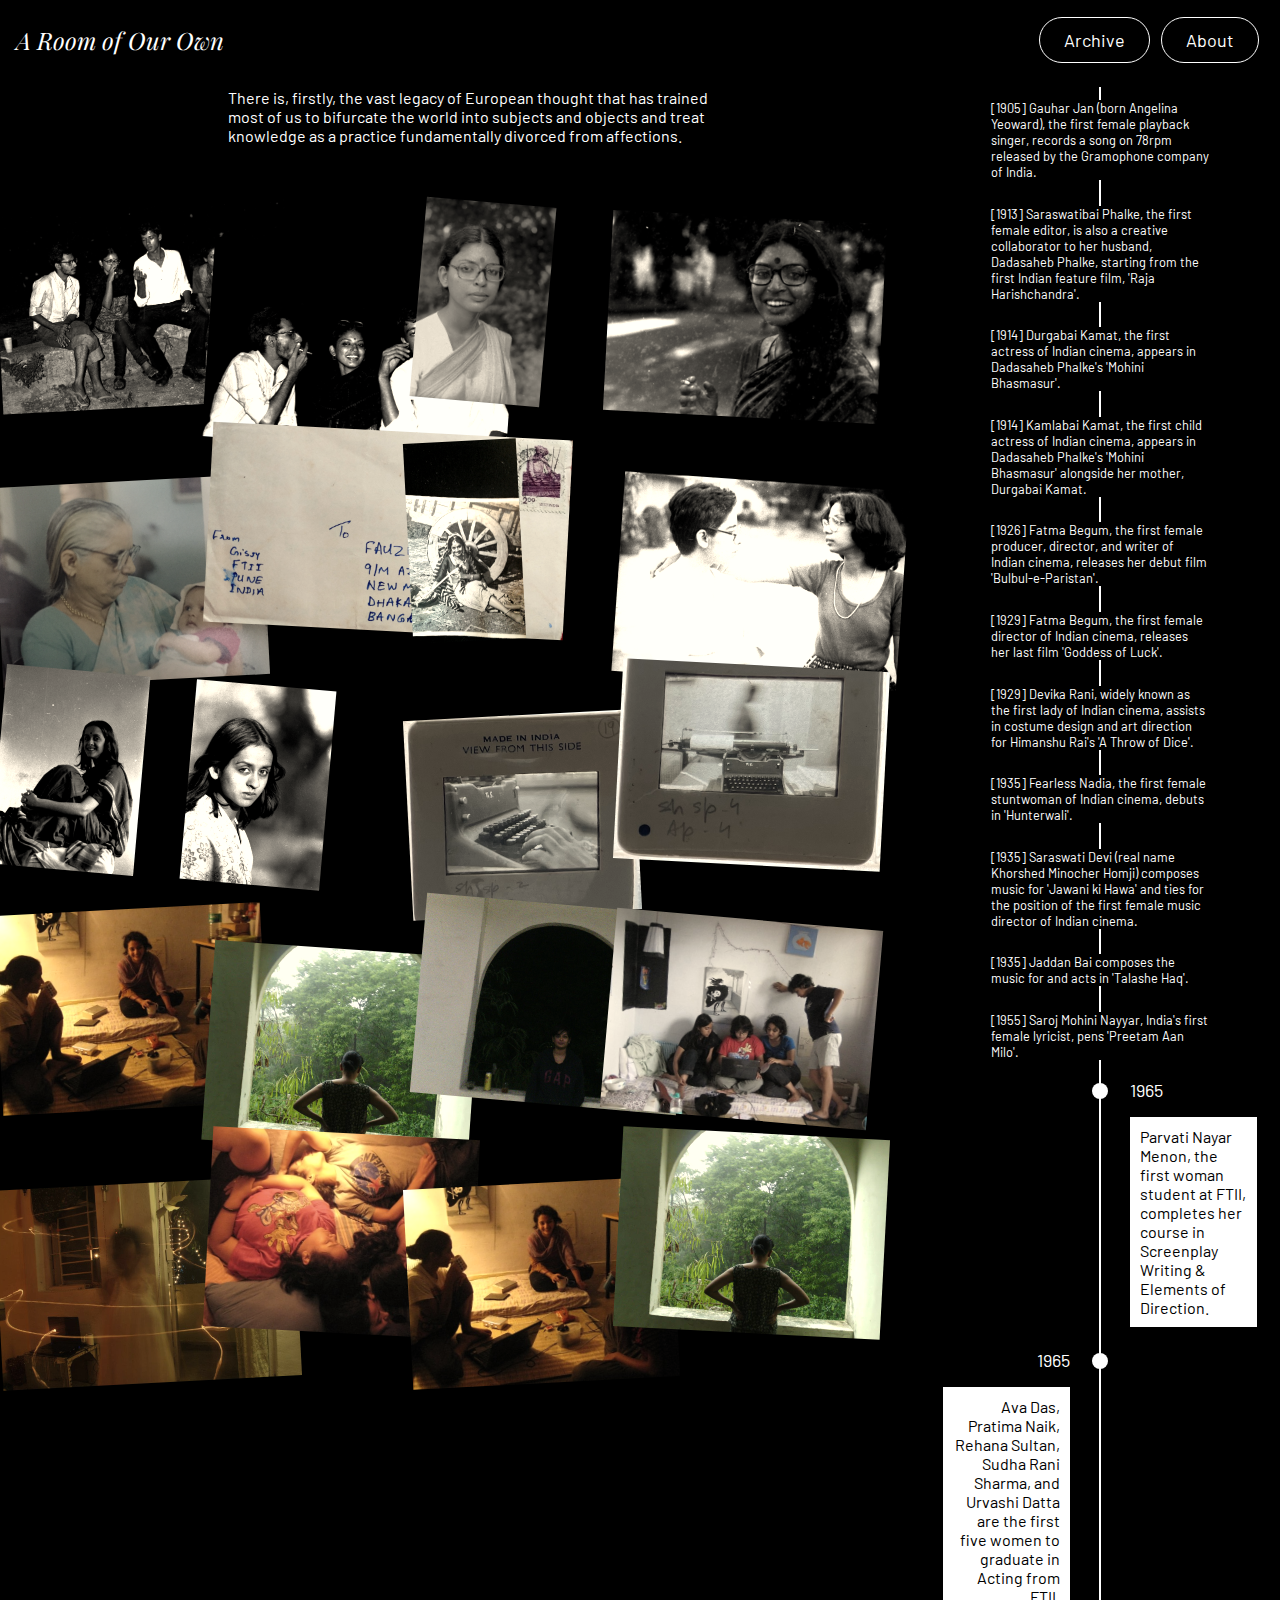
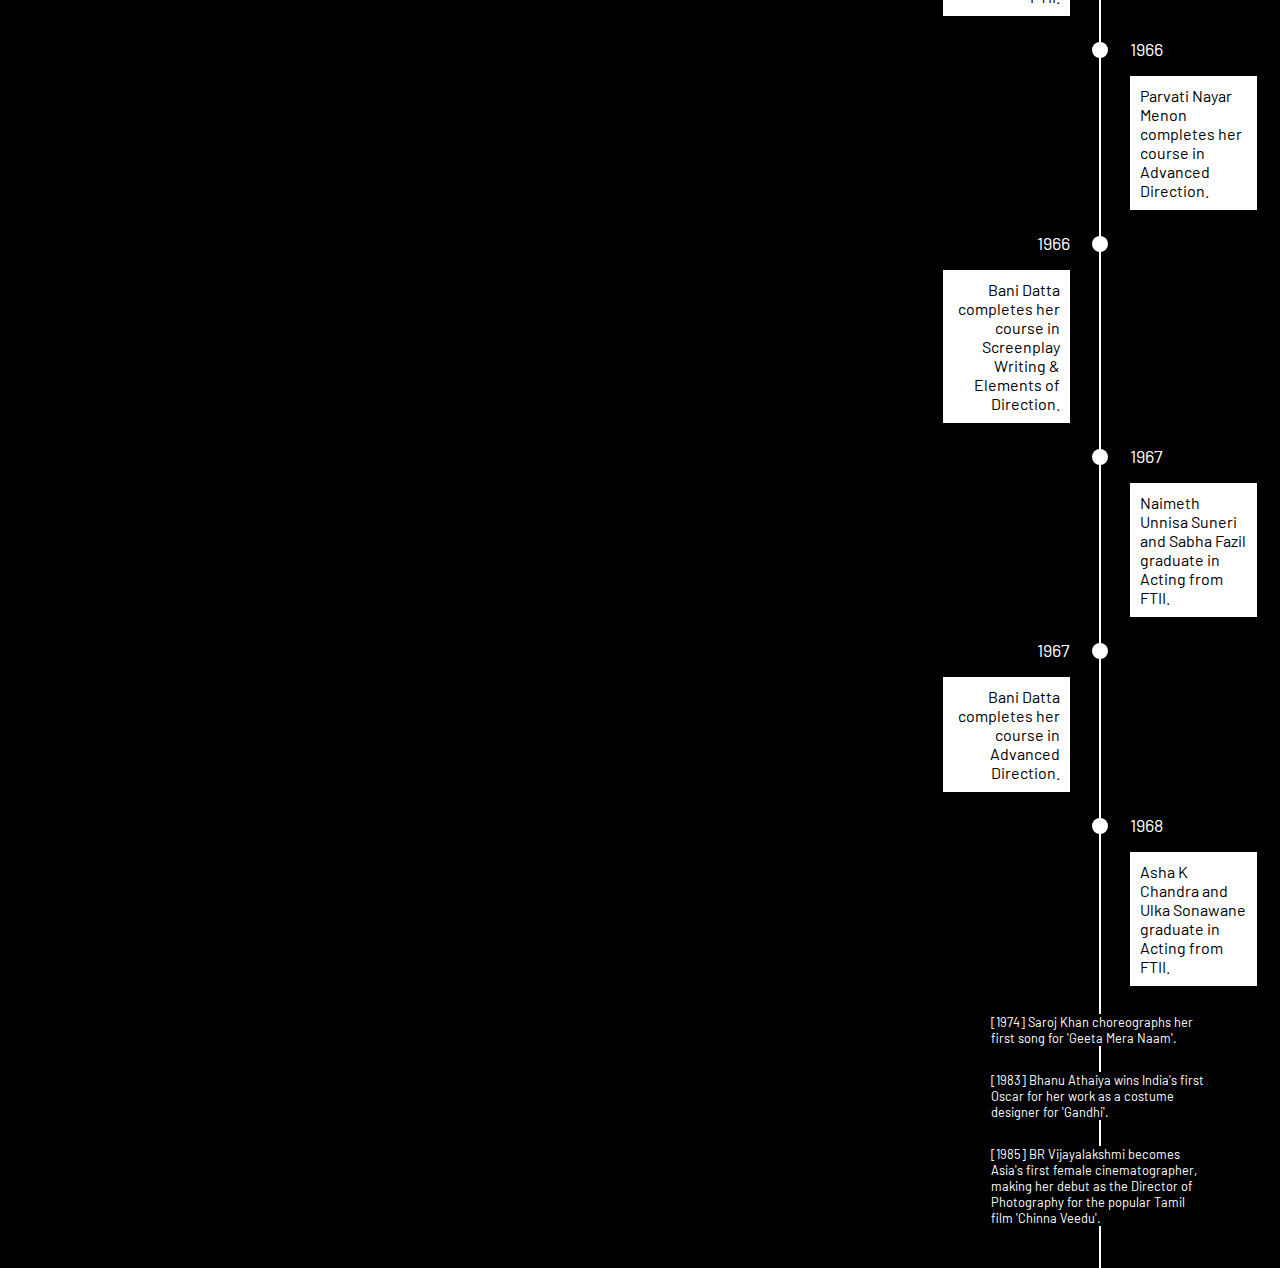
<file: home.html>
<html lang="en">
  <head>
    <meta charset="UTF-8" />
    <meta http-equiv="X-UA-Compatible" content="IE=edge" />
    <meta name="viewport" content="width=device-width, initial-scale=1.0" />
    <title>ROOM OF OUR OWN</title>
    <link rel="stylesheet" href="main.css" />
  </head>
  <body>
    <div class="header">
      <h1>A Room of Our Own</h1>
      <nav>
        <!-- <a onclick="location.href='/home.html';">Home</a> -->
        <a onclick="location.href='#';">Archive</a>
        <a onclick="location.href='#';">About</a>
      </nav>
    </div>
    <!-- <div class="bg-image"></div> -->
    <div class="whole">
      <div id="photogrid">
        <p id="intro-home">
          There is, firstly, the vast legacy of European thought that has
          trained most of us to bifurcate the world into subjects and objects
          and treat knowledge as a practice fundamentally divorced from
          affections.
        </p>
        <ul>
          <li>
            <img
              src="/images/Bina_ people_ bina dilip sudhanshu anjali.jpg"
              alt="Landscape"
            />
          </li>
          <li>
            <img
              src="/images/Bina_ People_ bina with dilip and sudhanshu.jpg"
              alt="Landscape"
            />
          </li>
          <li>
            <img src="/images/Bina_ People_ bina_1.jpg" alt="Landscape" />
          </li>
          <li>
            <img src="/images/Bina_ People_ bina_2.jpg" alt="Landscape" />
          </li>
          <li>
            <img
              src="/images/Copy of Irene_ people_ Tai.jpeg"
              alt="Landscape"
            />
          </li>
          <li>
            <img src="/images/Fauzia letter.jpg" alt="Landscape" />
          </li>

          <li>
            <img src="/images/Radha Saluja portfolio.jpg" alt="Landscape" />
          </li>
          <li>
            <img src="/images/Reena_ People_ reena jill.jpg" alt="Landscape" />
          </li>
          <li>
            <img src="/images/sameera_1.jpg" alt="Landscape" />
          </li>
          <li>
            <img src="/images/sameera_2.jpg" alt="Landscape" />
          </li>
          <li>
            <img
              src="/images/Surabhi_ film objects_ slide .jpg"
              alt="Landscape"
            />
          </li>
          <li>
            <img
              src="/images/Surabhi_ Object_ Typewriter slide 2.jpg"
              alt="Landscape"
            />
          </li>

          <li>
            <img src="/images/hostel 1.jpeg" alt="Landscape" />
          </li>
          <li>
            <img src="/images/hostel 11.jpeg" alt="Landscape" />
          </li>
          <li>
            <img src="/images/hostel 12.jpeg" alt="Landscape" />
          </li>
          <li>
            <img src="/images/hostel 2.jpeg" alt="Landscape" />
          </li>
          <li>
            <img src="/images/hostel 4.jpeg" alt="Landscape" />
          </li>
          <li>
            <img src="/images/hostel.jpeg" alt="Landscape" />
          </li>
          <li>
            <img src="/images/hostel 1.jpeg" alt="Landscape" />
          </li>
          <li>
            <img src="/images/hostel 11.jpeg" alt="Landscape" />
          </li>
        </ul>
      </div>
      <section id="timeline-section" class="timeline-items">
        <!-- <div class="timeline-item">
          <p class="timeline-date">1965</p>
          <p class="timeline-content">
            Parvati Nayar Menon, the first woman student at FTII, completes her
            course in Screenplay Writing &amp; Elements of Direction.
          </p>
          <div class="timeline-dot"></div>
        </div> -->
        <!-- <div class="timeline-item">
            <div class="timeline-dot"></div>
            <div class="timeline-date"></div>
            <div class="timeline-content">
              <p>
              </p>
            </div>
          </div>
        </div> -->
      </section>
    </div>
    <script src="timeline.js"></script>
  </body>
</html>
</file>
<file: main.css>
@import url("https://fonts.googleapis.com/css2?family=Barlow:ital,wght@0,300;0,400;0,500;0,700;1,300;1,400;1,500;1,700&family=Playfair+Display:ital,wght@0,400;0,500;0,600;1,400;1,500;1,600&display=swap");

:root {
  --total-thumbs: 15;
  --thumb-width: 25rem;
  --total-logo-width: calc(var(--total-thumbs) * var(--thumb-width));
  --animation-duration: calc(var(--total-thumbs) * 5s);
}

body {
  background-color: #000;
  /* padding: 1rem; */
}

#rainbow {
  position: absolute;
  /* top: 3rem; */
  left: 0;
  top: 0;
  background-image: linear-gradient(rgba(0, 0, 0, 0.88), rgba(0, 0, 0, 0.88)),
    url("https://www.urbanly.in/pune/wp-content/uploads/2021/03/2-3.jpg");
  z-index: -100;
  height: 100vh;
  width: 100vw;
  background-size: contain;
  background-repeat: repeat;
  /* position: fixed; */

  /* top: 0; */
  /* left: 0; */
}

.external {
  /* position: relative; */
  /* top: 5rem; */
  display: flex;
  flex-direction: row;
  width: var(--total-logo-width);
  /* flex-wrap: no-wrap; */
  /* height: 40vh; */
}

.img-wrapper {
  /* display: none; */
  /* height: 350px; */

  margin-left: 2rem;
  z-index: -10;
}
.img-wrapper > img {
  width: var(--thumb-width);
  height: 100%;
  object-fit: contain;
}

.external:hover {
  animation-play-state: paused;
}

.img-wrapper > p {
  width: 20rem;
  font-size: large;
}

.img-wrapper:nth-child(odd) img {
  -webkit-transform: translate(0px, 0px) rotate(-2deg);
}

.img-wrapper:nth-child(even) img {
  -webkit-transform: translate(0px, 50px) rotate(2deg);
}

.img-wrapper:nth-child(even) p {
  -webkit-transform: translate(0px, 250px);
}

.img-wrapper:nth-child(odd) p {
  -webkit-transform: translate(0px, 50px);
}

.header {
  /* width: 100%; */
  display: flex;
  flex-direction: row;
  align-items: center;
  justify-content: space-between;
  font-family: "Barlow", sans-serif;
  font-size: 0.6rem;
  color: #fff;
  padding: 0 0.5rem 0 0.5rem;
}
.header h1 {
  font-family: "Playfair Display", serif;
  font-style: italic;
  font-weight: 400;
  font-size: 1.5rem;
}
a {
  /* background-color: white; */
  /* border: 1rem; */
  border: solid thin;
  border-radius: 5rem;
  border-color: #fff;
  padding: 0.7rem 1.5rem 0.7rem 1.5rem;
  margin: 0.3rem;
  color: #fff;
  font-size: large;
}

a:hover {
  background-color: white;
  /* border-color: #222; */
  color: #222;
}

p {
  font-family: "Barlow", sans-serif;
  color: #fff;
}

#cta {
  /* width: 100%; */
  position: absolute;
  bottom: 2rem;
  margin-left: auto;
  margin-right: auto;
  display: flex;
  flex-direction: column;
  align-items: center;
  justify-content: space-evenly;
  font-family: "Barlow", sans-serif;
  color: #fff;
}
.more {
  display: flex;
  flex-direction: column;
  align-items: center;
  justify-content: space-between;
}

#intropara {
  margin-left: auto;
  margin-right: auto;
  text-align: center;
  width: 40rem;
  font-size: x-large;
  font-weight: 400;
}

ul {
  width: 900px;
  /* margin: 0px auto; */
  list-style: none;
  float: left;
  padding: 10px;
}

li {
  width: 200px;
  float: left;
  margin: 0 10px 10px 0;
  -webkit-filter: sepia(0.3);
  position: relative;
  -webkit-transition: 0.8s;
}

li:hover {
  -webkit-filter: sepia(0);
  z-index: 1;
}

li:nth-child(3n) {
  margin-right: 0;
}

li:nth-last-child(-n + 3) {
  margin-bottom: 0;
}

img {
  -webkit-transition: 0.8s;
  /* width: 200px; */
  height: 200px;
  object-fit: cover;
  /* box-shadow: 1px 1px 5px rgba(0, 0, 0, 0.5); */
  /* float: left; */
  /* border: 4px solid white; */
  /* border-bottom-width: 30px; */
  -moz-box-sizing: border-box;
  -webkit-box-sizing: border-box;
  box-sizing: border-box;
  margin: 10px 0 10px 0;
}

li:nth-child(1) img {
  -webkit-transform: translate(-20px, 10px) rotate(-3deg);
}

li:nth-child(2) img {
  -webkit-transform: translate(-20px, 50px) rotate(4deg);
}

li:nth-child(3) img {
  -webkit-transform: translate(-20px, 5px) rotate(5deg);
}

li:nth-child(4) img {
  -webkit-transform: translate(-30px, 20px) rotate(3deg);
}

li:nth-child(5) img {
  -webkit-transform: translate(-20px, 50px) rotate(-3deg);
}

li:nth-child(6) img {
  -webkit-transform: translate(-20px) rotate(3deg);
}

li:nth-child(7) img {
  -webkit-transform: translate(-20px, 10px) rotate(-3deg);
}

li:nth-child(8) img {
  -webkit-transform: translate(-20px, 50px) rotate(4deg);
}

li:nth-child(9) img {
  -webkit-transform: translate(-20px, 5px) rotate(5deg);
}

li:nth-child(10) img {
  -webkit-transform: translate(-30px, 20px) rotate(5deg);
}

li:nth-child(11) img {
  -webkit-transform: translate(-20px, 50px) rotate(-3deg);
}

li:nth-child(12) img {
  -webkit-transform: translate(-20px) rotate(3deg);
}

li:nth-child(13) img {
  -webkit-transform: translate(-20px, 10px) rotate(-3deg);
}

li:nth-child(14) img {
  -webkit-transform: translate(-20px, 50px) rotate(4deg);
}

li:nth-child(15) img {
  -webkit-transform: translate(-20px, 5px) rotate(5deg);
}

li:nth-child(16) img {
  -webkit-transform: translate(-30px, 20px) rotate(5deg);
}

li:nth-child(17) img {
  -webkit-transform: translate(-20px, 50px) rotate(-3deg);
}

li:nth-child(18) img {
  -webkit-transform: translate(-20px) rotate(3deg);
}

li:nth-child(19) img {
  -webkit-transform: translate(-20px, 50px) rotate(-3deg);
}

li:nth-child(20) img {
  -webkit-transform: translate(-20px) rotate(3deg);
}

li img:hover {
  box-shadow: 0 0 5px rgba(0, 0, 0, 0.5), 0 0 15px rgba(0, 0, 0, 0.7);
  -webkit-transform: scale(1.1);
}
#timeline-section {
  /* background-color: #dddd; */
  font-family: "Barlow", sans-serif;

  min-height: 100vh;
  padding: 15px;
}
.timeline-items {
  max-width: 1000px;
  width: 450px;
  /* margin: auto; */
  display: flex;
  flex-wrap: wrap;
  position: relative;
}
.timeline-items::before {
  content: "";
  position: absolute;
  width: 2px;
  height: 100%;
  background-color: #fff;
  z-index: -100;
  left: calc(50% - 1px);
}
.timeline-item {
  /* margin-bottom: 40px; */
  width: 100%;
  position: relative;
}
.timeline-item:last-child {
  margin-bottom: 0;
}
.timeline-item:nth-child(odd) {
  padding-right: calc(50% + 30px);
  text-align: right;
}
.timeline-item:nth-child(even) {
  padding-left: calc(50% + 30px);
}

.timeline-item-false {
  padding-left: 3rem;
  padding-right: 3rem;
  z-index: 100;
}

.timeline-content-false {
  background-color: #000;
  font-size: 0.8rem;
}

.timeline-content-false:hover {
  box-shadow: 0 0 5px rgba(0, 0, 0, 0.5), 0 0 15px rgba(0, 0, 0, 0.7);
  -webkit-transform: scale(1.3);
}

.timeline-dot {
  height: 16px;
  width: 16px;
  background-color: #fff;
  position: absolute;
  left: calc(50% - 8px);
  border-radius: 50%;
  top: 10px;
}
.timeline-date {
  font-size: 18px;
  color: #fff;
  margin: 6px 0 15px;
}
.timeline-content {
  background-color: #fff;
  color: #000;
  padding: 10px;
  width: fit-content;
  /* border-radius: 5px; */
}
.timeline-content h3 {
  font-size: 15px;
  color: #222;
  margin: 0 0 0px;
  text-transform: capitalize;
  /* font-weight: 500; */
}
.timeline-content p {
  color: #fff;
  font-size: 0.8rem;
  font-weight: 600;
  line-height: 1rem;
}

/* responsive */
@media (max-width: 767px) {
  .timeline-items::before {
    left: 7px;
  }
  .timeline-item:nth-child(odd) {
    padding-right: 0;
    text-align: left;
  }
  .timeline-item:nth-child(odd),
  .timeline-item:nth-child(even) {
    padding-left: 37px;
  }
  .timeline-dot {
    left: 0;
  }
}

/* .whole > ul {
    padding-top: 15rem;
  } */
#intro-home {
  width: 30rem;
  align-self: center;
  justify-self: center;
}
.whole {
  /* width: 900px; */
  /* min-width: 40px; */

  display: flex;
  flex-direction: row;
  justify-content: space-evenly;
}

@keyframes carousel {
  100% {
    transform: translateX(calc(3 * -1500px));
  }
}
.external {
  animation: carousel var(--animation-duration) linear infinite;
}
</file>
